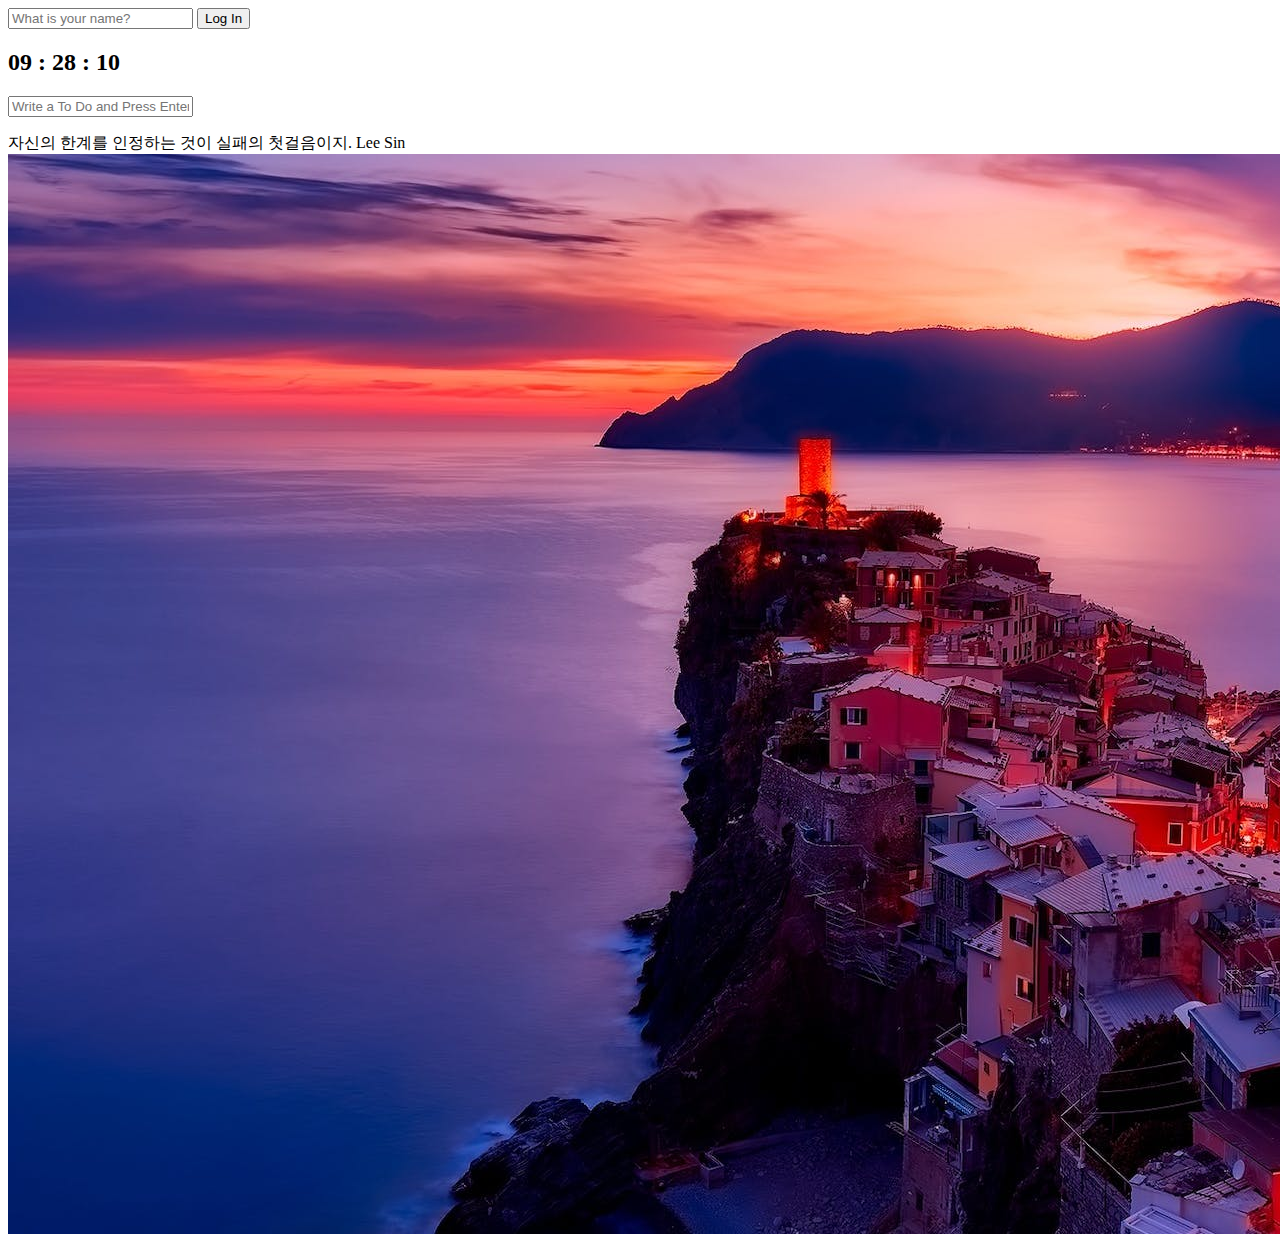
<file: index.html>
<!DOCTYPE html>
<html>
	<head>
		<link rel="stylesheet" href="CSS/style.css">
		<title>cex</title>
	</head>
	<body>
		<form id="login-form" class="hidden">
			<input 
				required
				maxlength="15"	
				type="text" 
				placeholder="What is your name?"
			/>
			<input type="submit" value="Log In"/>
		</form>
		<h2 id = "clock">00 : 00 : 00</h2>
		<h1 id="greeting" class="hidden"></h1>
		<form id="todo-form">
			<input type="text" placeholder="Write a To Do and Press Enter" required/>
		</form>
		<ul id="todo-list"></ul>
		<div id = "quote">
			<span></span>
			<span></span>
		</div>
		<div id="weather">
			 <span></span>
			 <span></span>
		</div>
		<script src="JS/greeting.js"></script>
		<script src="JS/clock.js"></script>
		<script src="JS/quotes.js"></script>
		<script src="JS/background.js"></script>
		<script src="JS/todo.js"></script>
		<script src="JS/weather.js"></script>
	</body>
</html>
</file>
<file: CSS/style.css>
.title {
	font-weight: bold;
	font-size: 30px;
	position: relative;
}

.hidden{
	display:none;
}
</file>
